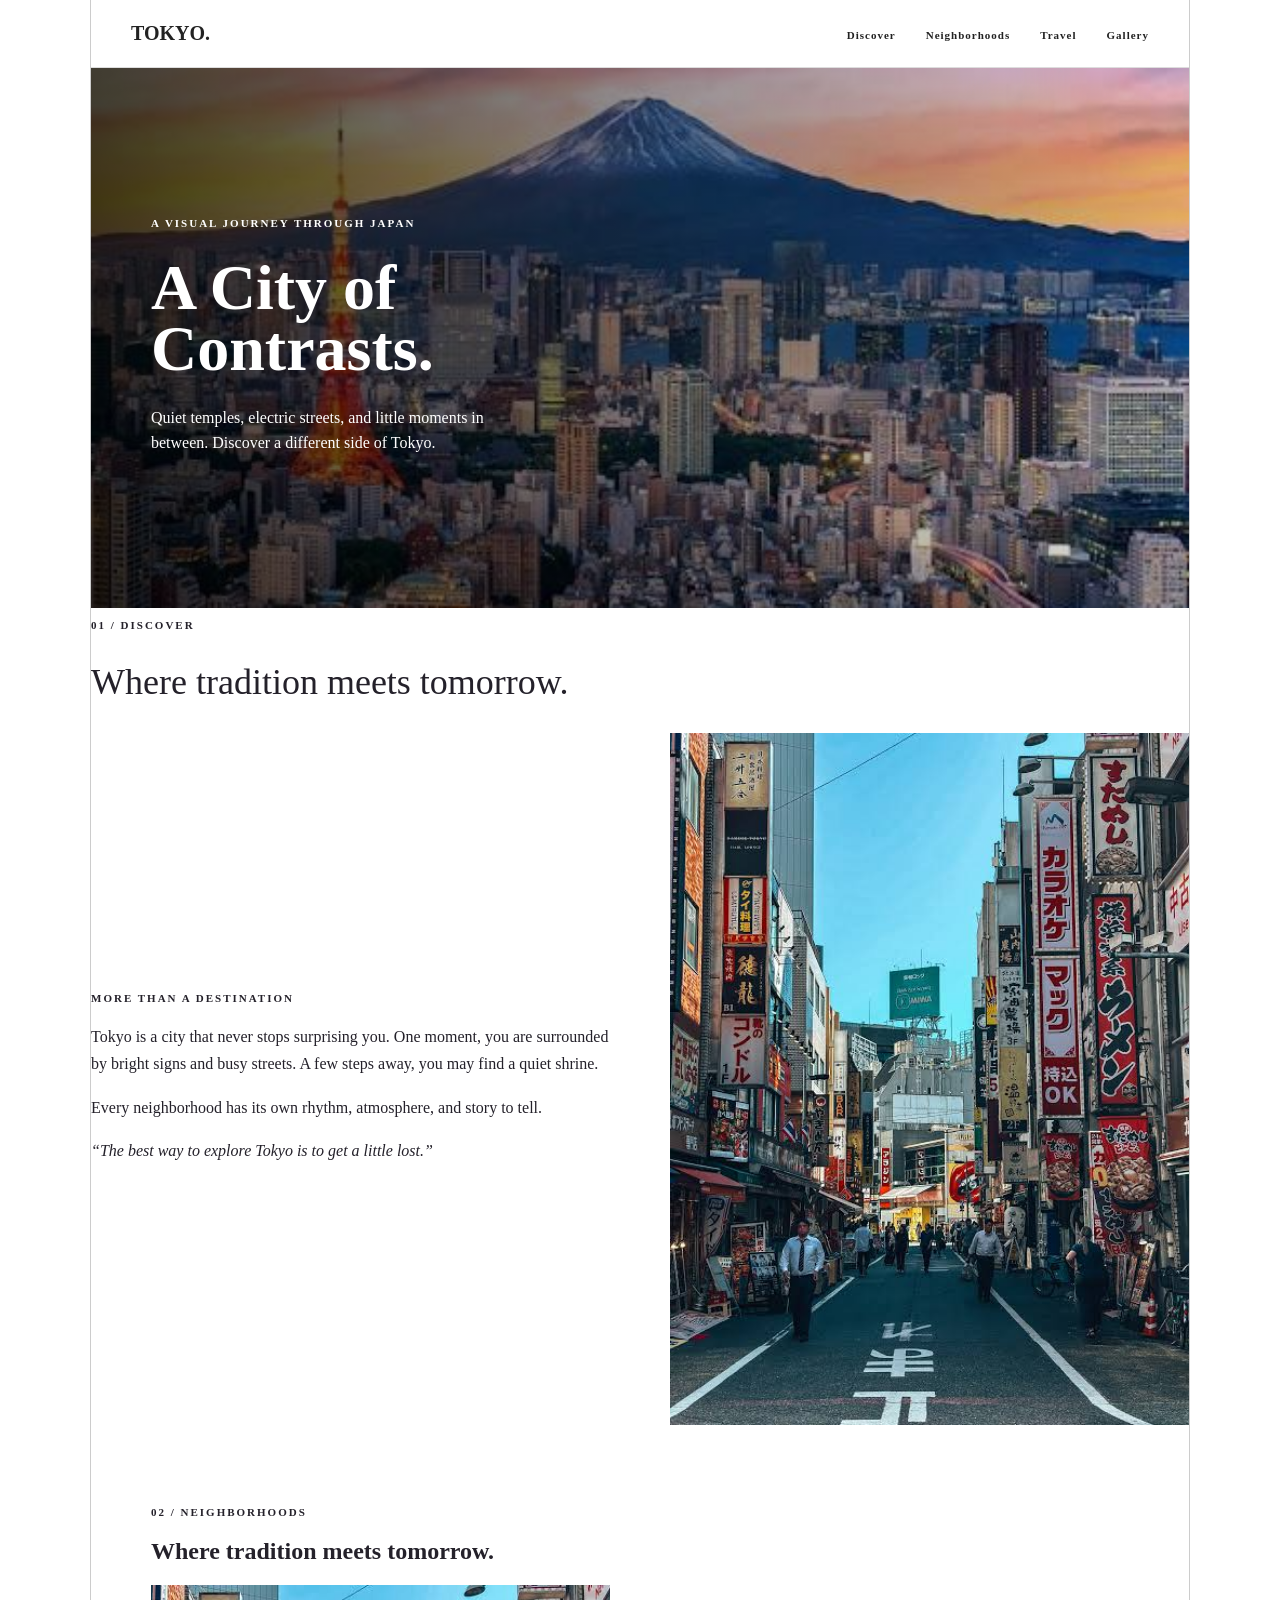
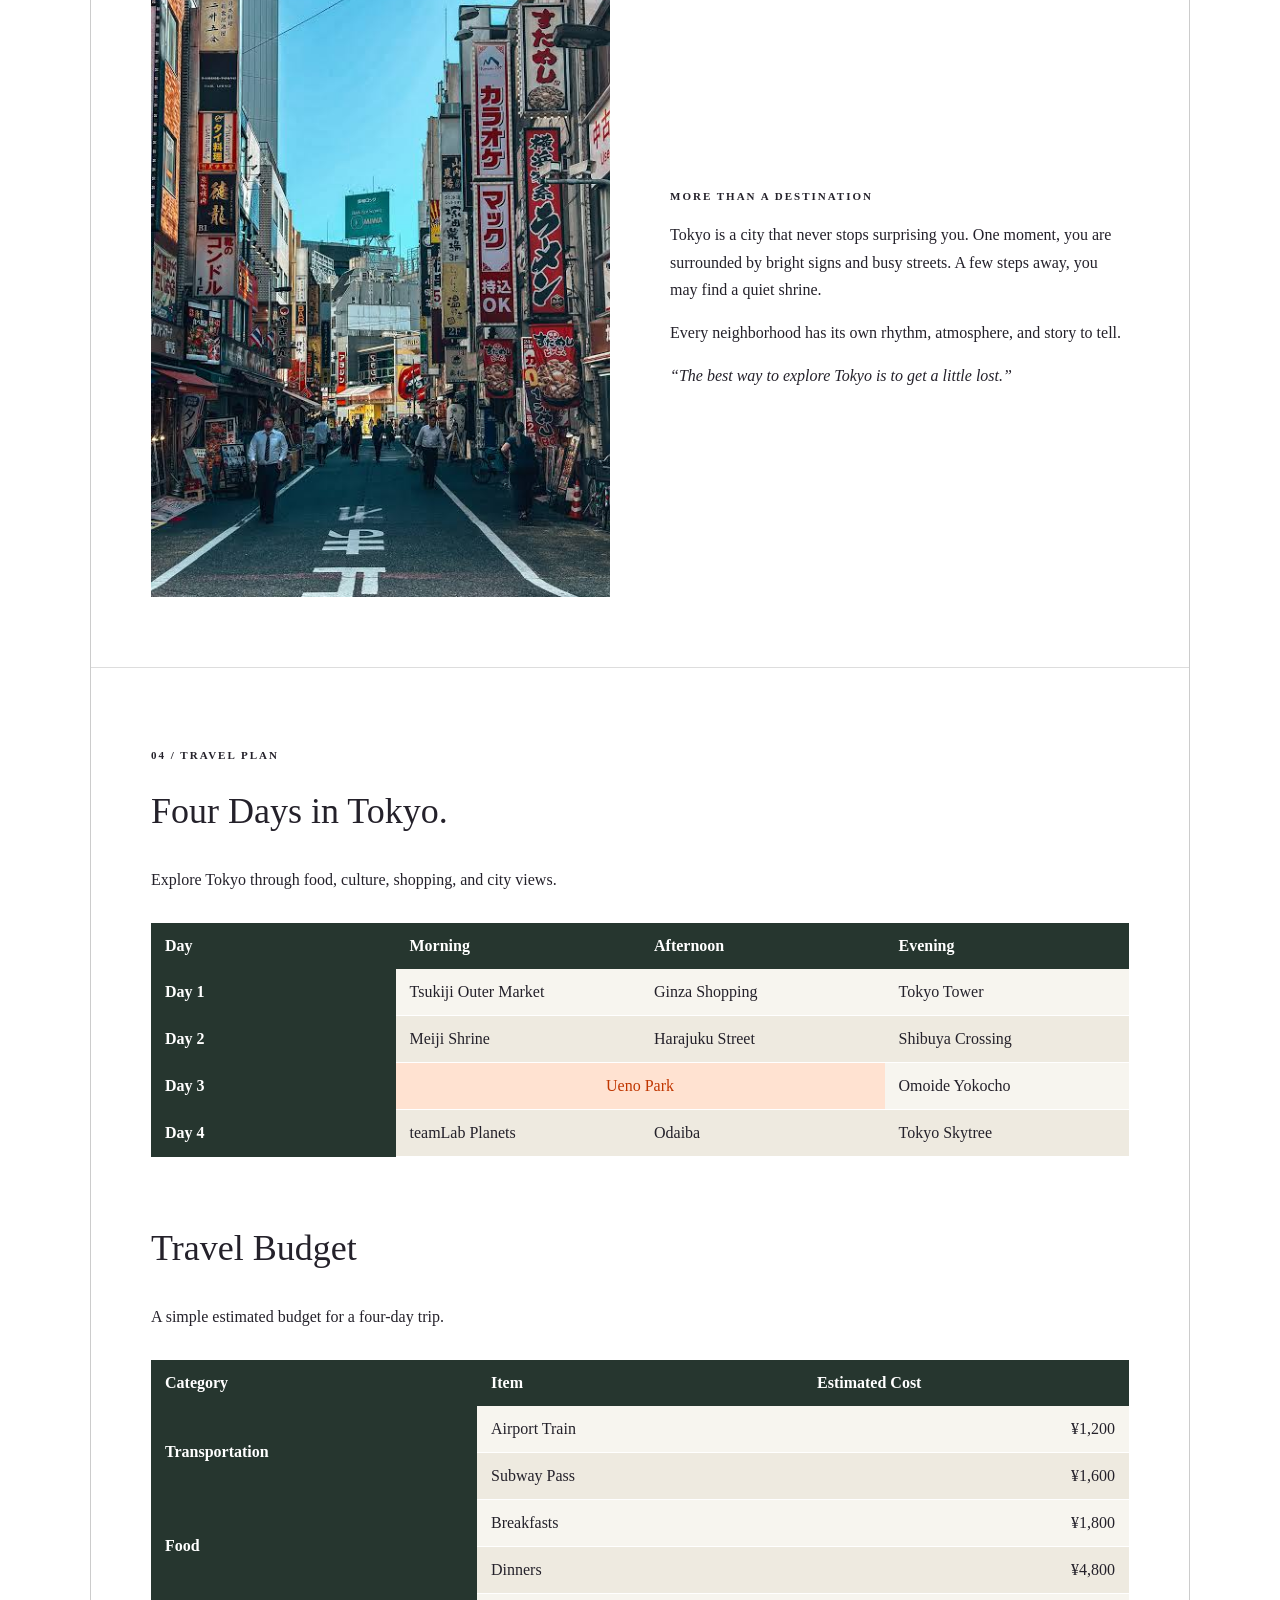
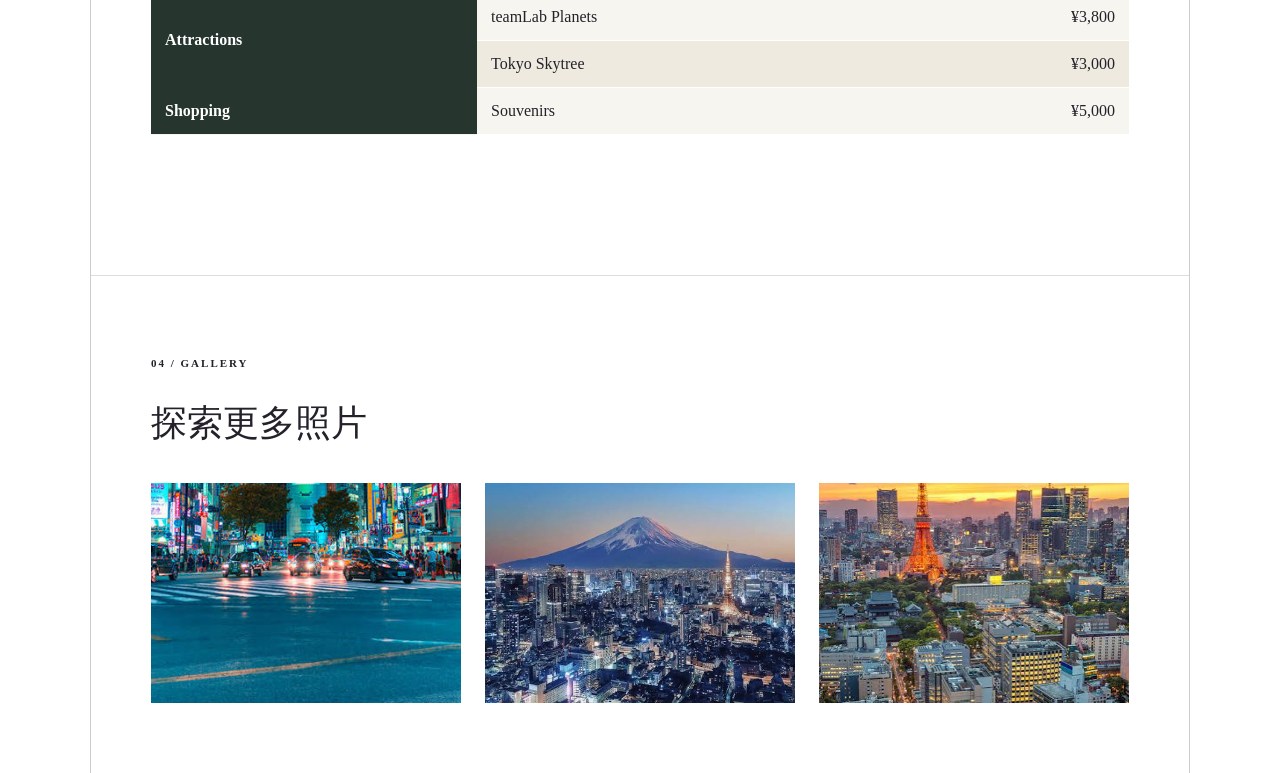
<file: index.html>
<!DOCTYPE html>
<html lang="zh-Hant">
<head>
  <meta charset="UTF-8">
  <title>Tokyo</title>
  <link rel="stylesheet" href="style.css">
</head>

<body id="top">
    <div class="site">
        <header class="topbar">
            <div class="page">
            <a class="brand" href="#top">TOKYO.</a>

            <nav>
                <ul class="nav">
                <li><a href="#discover">Discover</a></li>
                <li><a href="#neighborhoods">Neighborhoods</a></li>
                <li><a href="#planner">Travel</a></li>
                <li><a href="#gallery">Gallery</a></li>
                </ul>
            </nav>
            </div>
        </header>

        <main>
            <section class="hero">
            <div class="overlay"></div>

            <div class="hero-content">
                <p class="small-title">A VISUAL JOURNEY THROUGH JAPAN</p>
                <h1>A City of<br>Contrasts.</h1>
                <p>
                Quiet temples, electric streets, and little moments in between.
                Discover a different side of Tokyo.
                </p>
            </div>
            </section>

            <section class="discover" id="discover">
                <p class="section-number">01 / DISCOVER</p>
                <h2>Where tradition meets tomorrow.</h2>

                <div class="discover-content">
                    <div>
                    <p class="small-title">MORE THAN A DESTINATION</p>
                    <p>
                        Tokyo is a city that never stops surprising you.
                        One moment, you are surrounded by bright signs and busy streets.
                        A few steps away, you may find a quiet shrine.
                    </p>

                    <p>
                        Every neighborhood has its own rhythm, atmosphere, and story to tell.
                    </p>

                    <p class="quote">
                        “The best way to explore Tokyo is to get a little lost.”
                    </p>
                    </div>

                    <img src="street.jpg" alt="Tokyo street">
                </div>
            </section>
            <section class="neighborhoods" id="neighborhoods">
                <p class="section-number">02 / NEIGHBORHOODS</p>
                <h2>Where tradition meets tomorrow.</h2>

                <div class="discover-content">

                    <!-- 圖片放左邊 -->
                    <img src="street.jpg" alt="Tokyo street">

                    <!-- 文字放右邊 -->
                    <div>
                    <p class="small-title">MORE THAN A DESTINATION</p>

                    <p>
                        Tokyo is a city that never stops surprising you.
                        One moment, you are surrounded by bright signs and busy streets.
                        A few steps away, you may find a quiet shrine.
                    </p>

                    <p>
                        Every neighborhood has its own rhythm, atmosphere, and story to tell.
                    </p>

                    <p class="quote">
                        “The best way to explore Tokyo is to get a little lost.”
                    </p>
                    </div>

                </div>
            </section>
            <section class="planner" id="planner">
                <p class="section-number">04 / TRAVEL PLAN</p>
                <h2>Four Days in Tokyo.</h2>
                <p>Explore Tokyo through food, culture, shopping, and city views.</p>

                <table class="planner-table">
                    <thead>
                    <tr>
                        <th>Day</th>
                        <th>Morning</th>
                        <th>Afternoon</th>
                        <th>Evening</th>
                    </tr>
                    </thead>

                    <tbody>
                    <tr>
                        <th>Day 1</th>
                        <td>Tsukiji Outer Market</td>
                        <td>Ginza Shopping</td>
                        <td>Tokyo Tower</td>
                    </tr>

                    <tr>
                        <th>Day 2</th>
                        <td>Meiji Shrine</td>
                        <td>Harajuku Street</td>
                        <td>Shibuya Crossing</td>
                    </tr>

                    <tr>
                        <th>Day 3</th>
                        <td colspan="2" class="merged-cell">Ueno Park</td>
                        <td>Omoide Yokocho</td>
                    </tr>

                    <tr>
                        <th>Day 4</th>
                        <td>teamLab Planets</td>
                        <td>Odaiba</td>
                        <td>Tokyo Skytree</td>
                    </tr>
                    </tbody>
                </table>

                <h2>Travel Budget</h2>
                <p>A simple estimated budget for a four-day trip.</p>

                <table class="budget-table">
                    <thead>
                    <tr>
                        <th>Category</th>
                        <th>Item</th>
                        <th>Estimated Cost</th>
                    </tr>
                    </thead>

                    <tbody>
                    <tr>
                        <th rowspan="2">Transportation</th>
                        <td>Airport Train</td>
                        <td>¥1,200</td>
                    </tr>

                    <tr>
                        <td>Subway Pass</td>
                        <td>¥1,600</td>
                    </tr>

                    <tr>
                        <th rowspan="2">Food</th>
                        <td>Breakfasts</td>
                        <td>¥1,800</td>
                    </tr>

                    <tr>
                        <td>Dinners</td>
                        <td>¥4,800</td>
                    </tr>

                    <tr>
                        <th rowspan="2">Attractions</th>
                        <td>teamLab Planets</td>
                        <td>¥3,800</td>
                    </tr>

                    <tr>
                        <td>Tokyo Skytree</td>
                        <td>¥3,000</td>
                    </tr>

                    <tr>
                        <th>Shopping</th>
                        <td>Souvenirs</td>
                        <td>¥5,000</td>
                    </tr>
                    </tbody>
                </table>
                </section>
            <section class="gallery" id="gallery">
                <p class="section-number">04 / GALLERY</p>
                <h2>探索更多照片</h2>

                <div class="gallery-grid">

                    <div class="gallery-card">
                    <img src="images (4).jpg" alt="Tokyo beach">
                    <div class="gallery-overlay">
                        <span>Quiet moments</span>
                    </div>
                    </div>

                    <div class="gallery-card">
                    <img src="images (5).jpg" alt="Travel photo">
                    <div class="gallery-overlay">
                        <span>New discoveries</span>
                    </div>
                    </div>

                    <div class="gallery-card">
                    <img src="images (6).jpg" alt="City photo">
                    <div class="gallery-overlay">
                        <span>City lights</span>
                    </div>
                    </div>

                    </div>
                </section>
        </main>
    </div>
</body>
</html>
</file>
<file: style.css>
* {
  box-sizing: border-box;
}

body {
  margin: 0;
  color: #24212a;

}

.site{
  width: 100%;
  max-width: 1100px;
  min-height: 100vh;
  margin: 0 auto;
  background-color: white;
  border-left: 1px solid #cccccc;
  border-right: 1px solid #cccccc;
}

.topbar {
  background-color: white;
  border-bottom: 1px solid #ddd;
}

.page {
  max-width: 1100px;
  margin: auto;
  padding: 22px 40px;

  display: flex;
  align-items: center;
  justify-content: space-between;
}

.brand {
  color: #222;
  font-family: Georgia, serif;
  font-size: 20px;
  font-weight: bold;
  text-decoration: none;
}

.nav {
  display: flex;
  gap: 30px;
  margin: 0;
  padding: 0;
  list-style: none;
}

.nav a {
  color: #222;
  font-size: 11px;
  font-weight: bold;
  letter-spacing: 1px;
  text-decoration: none;
}

.hero {
  position: relative;
  height: 540px;

  background-image: url("tokyo.jpg");
  background-size: cover;
  background-position: center;

  display: flex;
  align-items: center;
}

.overlay {
  position: absolute;
  inset: 0;
  background: linear-gradient(
    to right,
    rgba(0, 0, 0, 0.75),
    rgba(0, 0, 0, 0.1)
  );
}

.hero-content {
  position: relative;
  z-index: 1;
  max-width: 560px;
  padding: 60px;
  color: white;
}

.small-title {
  font-size: 11px;
  font-weight: bold;
  letter-spacing: 2px;
}

.hero-content h1 {
  margin: 25px 0;
  font-family: Georgia, serif;
  font-size: 64px;
  line-height: 0.95;
}

.hero-content p {
  max-width: 380px;
  line-height: 1.6;
}

.discover-content {
  display: grid;
  grid-template-columns: 1fr 1fr;
  gap: 60px;
  align-items: center;
}

.discover-content img {
  width: 100%;
  display: block;
}

.neighborhoods {
  max-width: 1100px;
  margin: auto;
  padding: 70px 60px;
}

.section-number {
  font-size: 11px;
  font-weight: bold;
  letter-spacing: 2px;
}

.discover h2 {
  font-family: Georgia, serif;
  font-size: 36px;
  font-weight: normal;
}

.discover-content {
  display: grid;
  grid-template-columns: 1fr 1fr;
  gap: 60px;
  align-items: center;
}

.discover-content p {
  line-height: 1.7;
}

.discover-content img {
  width: 100%;
  display: block;
}

.quote {
  font-family: Georgia, serif;
  font-style: italic;
}
.gallery {
  padding: 70px 60px;
  border-top: 1px solid #dddddd;
}

.gallery h2 {
  margin-bottom: 35px;
  font-family: Georgia, serif;
  font-size: 36px;
  font-weight: normal;
}

.gallery-grid {
  display: grid;
  grid-template-columns: repeat(3, 1fr);
  gap: 24px;
}

.gallery-card {
  position: relative;
  height: 220px;
  overflow: hidden;
}

.gallery-card img {
  display: block;
  width: 100%;
  height: 100%;
  object-fit: cover;
}

.gallery-overlay {
  position: absolute;
  inset: 0;

  display: flex;
  align-items: center;
  justify-content: center;

  background-color: rgba(0, 0, 0, 0.6);
  opacity: 0;
  transition: opacity 0.5s ease;
}

.gallery-card:hover .gallery-overlay {
  opacity: 1;
}

.gallery-overlay span {
  color: white;
  font-size: 20px;
}

@media (max-width: 700px) {
  .gallery {
    padding: 50px 25px;
  }

  .gallery-grid {
    grid-template-columns: 1fr;
  }
}
.planner {
  padding: 70px 60px;
  border-top: 1px solid #dddddd;
}
.planner h2 {
  margin-bottom: 35px;
  font-family: Georgia, serif;
  font-size: 36px;
  font-weight: normal;
}
.planner > p:not(.section-number) {
  line-height: 1.6;
}
.planner-table,
.budget-table {
  width: 100%;
  margin: 30px 0 70px;
  border-collapse: collapse;
  table-layout: fixed;
  background-color: #f7f5ef;
}
.planner-table th,
.budget-table th {
  padding: 14px;
  color: white;
  text-align: left;
  background-color: #26362f;
}

.planner-table td,
.budget-table td {
  padding: 14px;
  border-bottom: 1px solid white;
}

.planner-table tr:nth-child(even) td,
.budget-table tr:nth-child(even) td {
  background-color: #eeeae0;
}

.budget-table td:last-child {
  text-align: right;
}
.merged-cell{
  background-color: #ffe2d1;
  color:rgb(192, 54, 0);
  text-align: center;
}
@media (max-width: 700px) {
  .planner {
    padding: 50px 25px;
  }

  .planner-table,
  .budget-table {
    font-size: 13px;
  }

  .planner-table th,
  .planner-table td,
  .budget-table th,
  .budget-table td {
    padding: 8px;
  }
}
</file>
